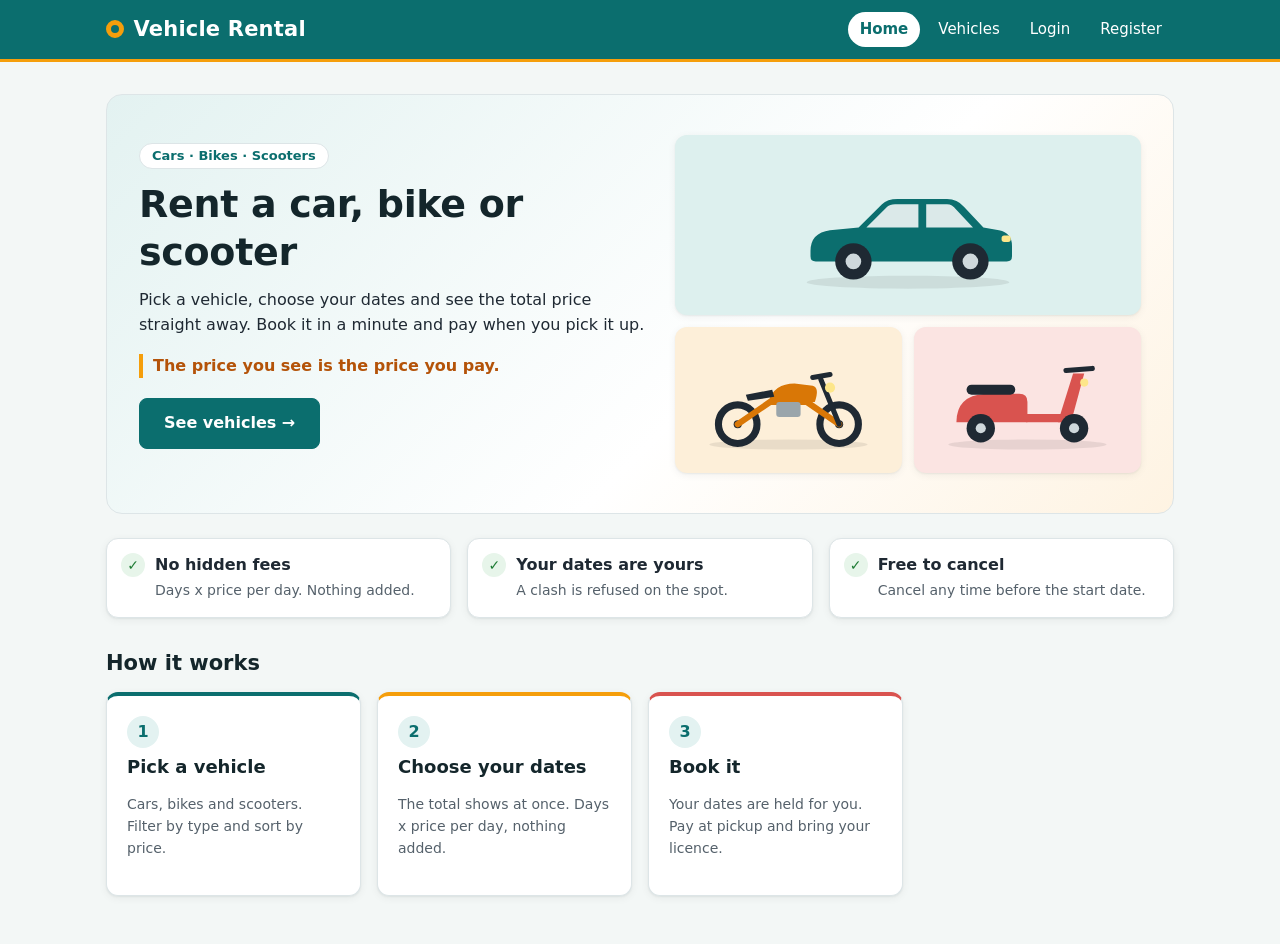
<file: index.html>
<!DOCTYPE html>
<html lang="en">
<head>
  <meta charset="UTF-8">
  <meta name="viewport" content="width=device-width, initial-scale=1.0">
  <title>Vehicle Rental - Rent a car, bike or scooter</title>
  <link rel="stylesheet" href="css/style.css">
</head>
<body>
  <header id="site-header"></header>

  <main class="container">
    <section class="hero">
      <div class="hero-text">
        <p class="eyebrow">Cars &middot; Bikes &middot; Scooters</p>
        <h1>Rent a car, bike or scooter</h1>
        <p>Pick a vehicle, choose your dates and see the total price straight away. Book it in a minute and pay when you pick it up.</p>
        <p class="promise">The price you see is the price you pay.</p>
        <p><a class="btn btn-big" href="vehicles.html">See vehicles &rarr;</a></p>
      </div>
      <div class="hero-art" id="hero-art"></div>
    </section>

    <ul class="promises">
      <li><strong>No hidden fees</strong><span>Days x price per day. Nothing added.</span></li>
      <li><strong>Your dates are yours</strong><span>A clash is refused on the spot.</span></li>
      <li><strong>Free to cancel</strong><span>Cancel any time before the start date.</span></li>
    </ul>

    <h2>How it works</h2>
    <ol class="steps">
      <li class="card"><span class="num">1</span><h3>Pick a vehicle</h3><p class="muted">Cars, bikes and scooters. Filter by type and sort by price.</p></li>
      <li class="card"><span class="num">2</span><h3>Choose your dates</h3><p class="muted">The total shows at once. Days x price per day, nothing added.</p></li>
      <li class="card"><span class="num">3</span><h3>Book it</h3><p class="muted">Your dates are held for you. Pay at pickup and bring your licence.</p></li>
    </ol>
  </main>

  <footer id="site-footer"></footer>

  <script src="js/logic.js"></script>
  <script src="js/storage.js"></script>
  <script src="js/data.js"></script>
  <script src="js/seed.js"></script>
  <script src="js/auth.js"></script>
  <script src="js/notifications.js"></script>
  <script src="js/layout.js"></script>
</body>
</html>
</file>
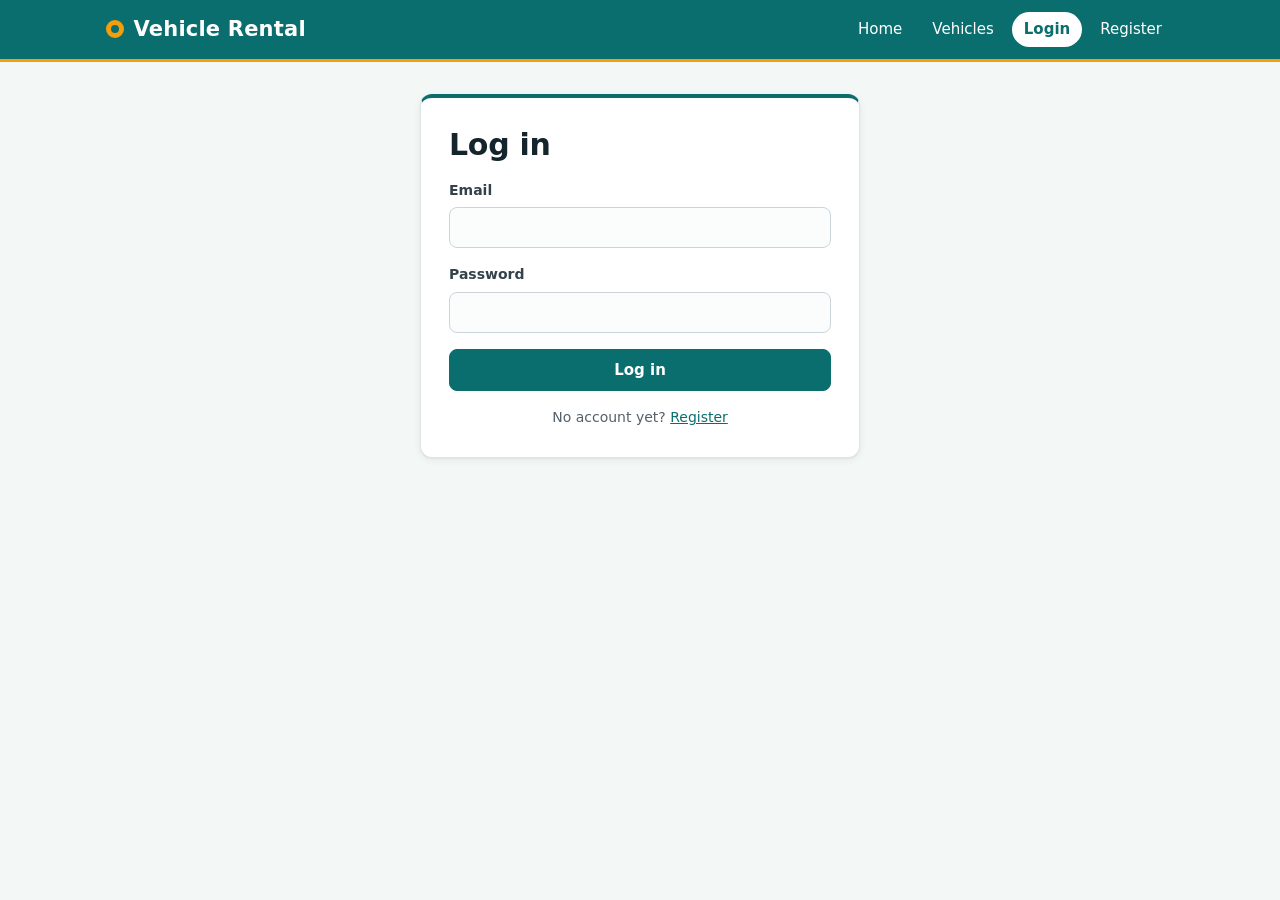
<file: admin.html>
<!DOCTYPE html>
<html lang="en">
<head>
  <meta charset="UTF-8">
  <meta name="viewport" content="width=device-width, initial-scale=1.0">
  <title>Admin - Vehicle Rental</title>
  <link rel="stylesheet" href="css/style.css">
</head>
<body>
  <header id="site-header"></header>

  <main class="container">
    <div id="admin-main" hidden>
      <h1>Admin dashboard</h1>
      <div class="tabs" role="tablist">
        <button class="btn" type="button" role="tab" data-tab="tab-vehicles" aria-selected="true">Vehicles</button>
        <button class="btn" type="button" role="tab" data-tab="tab-bookings" aria-selected="false">Bookings</button>
        <button class="btn" type="button" role="tab" data-tab="tab-maintenance" aria-selected="false">Maintenance</button>
      </div>
      <div id="admin-msg"></div>

      <section id="tab-vehicles">
        <div class="card">
          <h2>All vehicles</h2>
          <div id="vehicles-table"></div>
        </div>
        <div class="card">
          <h2>Add vehicle</h2>
          <form id="add-vehicle-form" novalidate>
            <div class="form-row">
              <div class="field">
                <label for="vname">Name</label>
                <input type="text" id="vname" name="vname">
              </div>
              <div class="field">
                <label for="vtype">Type</label>
                <select id="vtype" name="vtype">
                  <option>Car</option>
                  <option>Bike</option>
                  <option>Scooter</option>
                </select>
              </div>
              <div class="field">
                <label for="price">Price per day (₹)</label>
                <input type="number" id="price" name="price" min="1" step="1">
              </div>
            </div>
            <div class="form-row">
              <div class="field">
                <label for="image">Image file name (optional)</label>
                <input type="text" id="image" name="image" placeholder="images/x.jpg">
              </div>
              <div class="field">
                <label for="description">Description (optional)</label>
                <input type="text" id="description" name="description">
              </div>
            </div>
            <button class="btn" type="submit">Add vehicle</button>
          </form>
        </div>
      </section>

      <section id="tab-bookings" hidden>
        <div class="card">
          <h2>All bookings</h2>
          <div id="bookings-table"></div>
        </div>
      </section>

      <section id="tab-maintenance" hidden>
        <div class="card">
          <h2>Schedule maintenance</h2>
          <form id="maintenance-form" novalidate>
            <div class="form-row">
              <div class="field">
                <label for="mt-vehicle">Vehicle</label>
                <select id="mt-vehicle" name="mt-vehicle"></select>
              </div>
              <div class="field">
                <label for="mt-start">Start date</label>
                <input type="date" id="mt-start" name="mt-start">
              </div>
              <div class="field">
                <label for="mt-end">End date</label>
                <input type="date" id="mt-end" name="mt-end">
              </div>
            </div>
            <div class="field">
              <label for="mt-note">Note (optional)</label>
              <input type="text" id="mt-note" name="mt-note" placeholder="Service">
            </div>
            <button class="btn" type="submit">Schedule maintenance</button>
          </form>
        </div>
        <div class="card">
          <h2>Scheduled maintenance</h2>
          <div id="maintenance-table"></div>
        </div>
      </section>
    </div>
  </main>

  <footer id="site-footer"></footer>

  <script src="js/logic.js"></script>
  <script src="js/storage.js"></script>
  <script src="js/data.js"></script>
  <script src="js/seed.js"></script>
  <script src="js/auth.js"></script>
  <script src="js/notifications.js"></script>
  <script src="js/layout.js"></script>
  <script src="js/admin.js"></script>
</body>
</html>
</file>
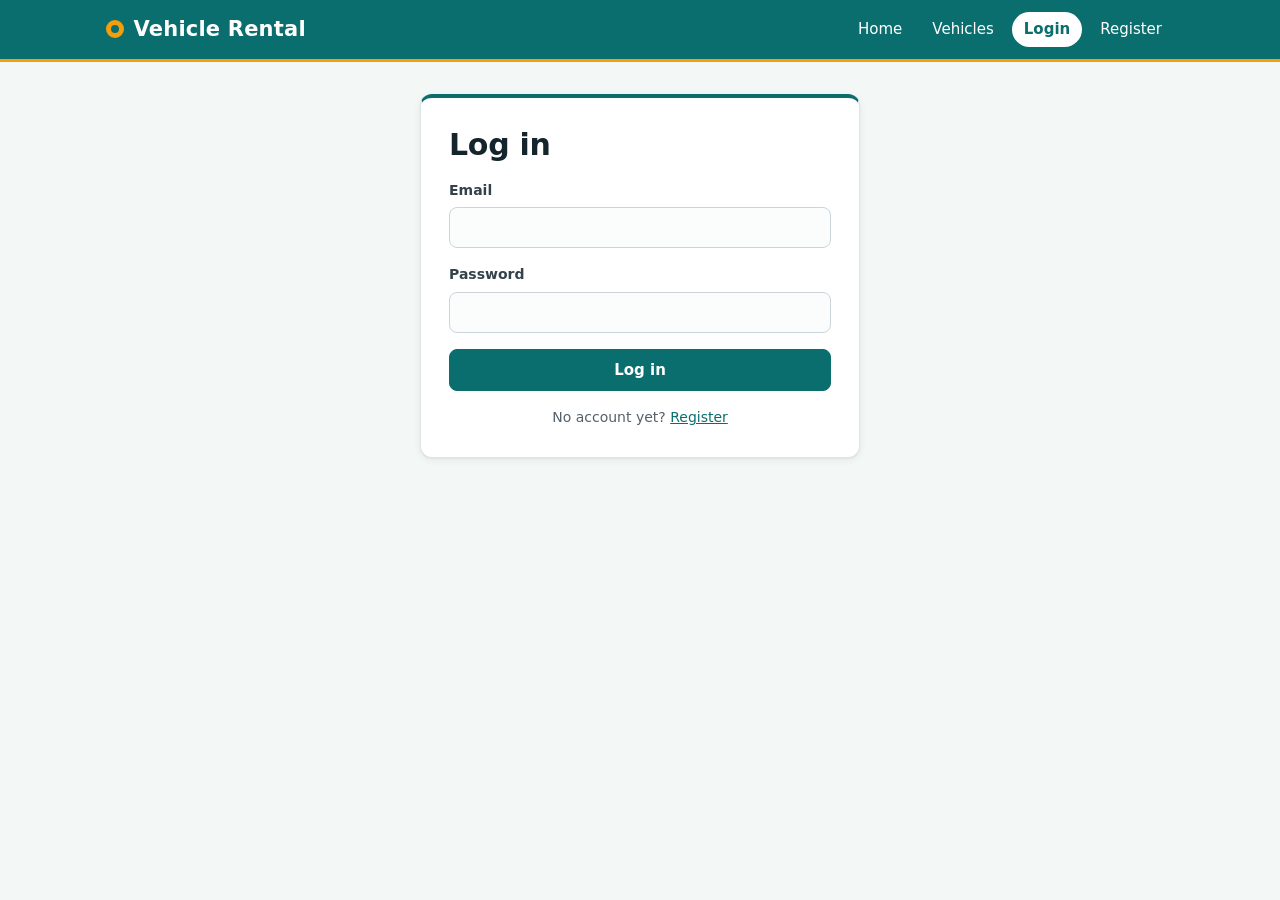
<file: login.html>
<!DOCTYPE html>
<html lang="en">
<head>
  <meta charset="UTF-8">
  <meta name="viewport" content="width=device-width, initial-scale=1.0">
  <title>Login - Vehicle Rental</title>
  <link rel="stylesheet" href="css/style.css">
</head>
<body>
  <header id="site-header"></header>

  <main class="container">
    <div class="card form-card">
      <h1>Log in</h1>
      <div id="form-msg"></div>
      <form id="login-form" novalidate>
        <div class="field">
          <label for="email">Email</label>
          <input type="email" id="email" name="email" autocomplete="email">
        </div>
        <div class="field">
          <label for="password">Password</label>
          <input type="password" id="password" name="password" autocomplete="current-password">
        </div>
        <button class="btn" type="submit">Log in</button>
      </form>
      <p class="muted switch">No account yet? <a id="switch-link" href="register.html">Register</a></p>
    </div>
  </main>

  <footer id="site-footer"></footer>

  <script src="js/logic.js"></script>
  <script src="js/storage.js"></script>
  <script src="js/data.js"></script>
  <script src="js/seed.js"></script>
  <script src="js/auth.js"></script>
  <script src="js/notifications.js"></script>
  <script src="js/layout.js"></script>
  <script src="js/account.js"></script>
</body>
</html>
</file>
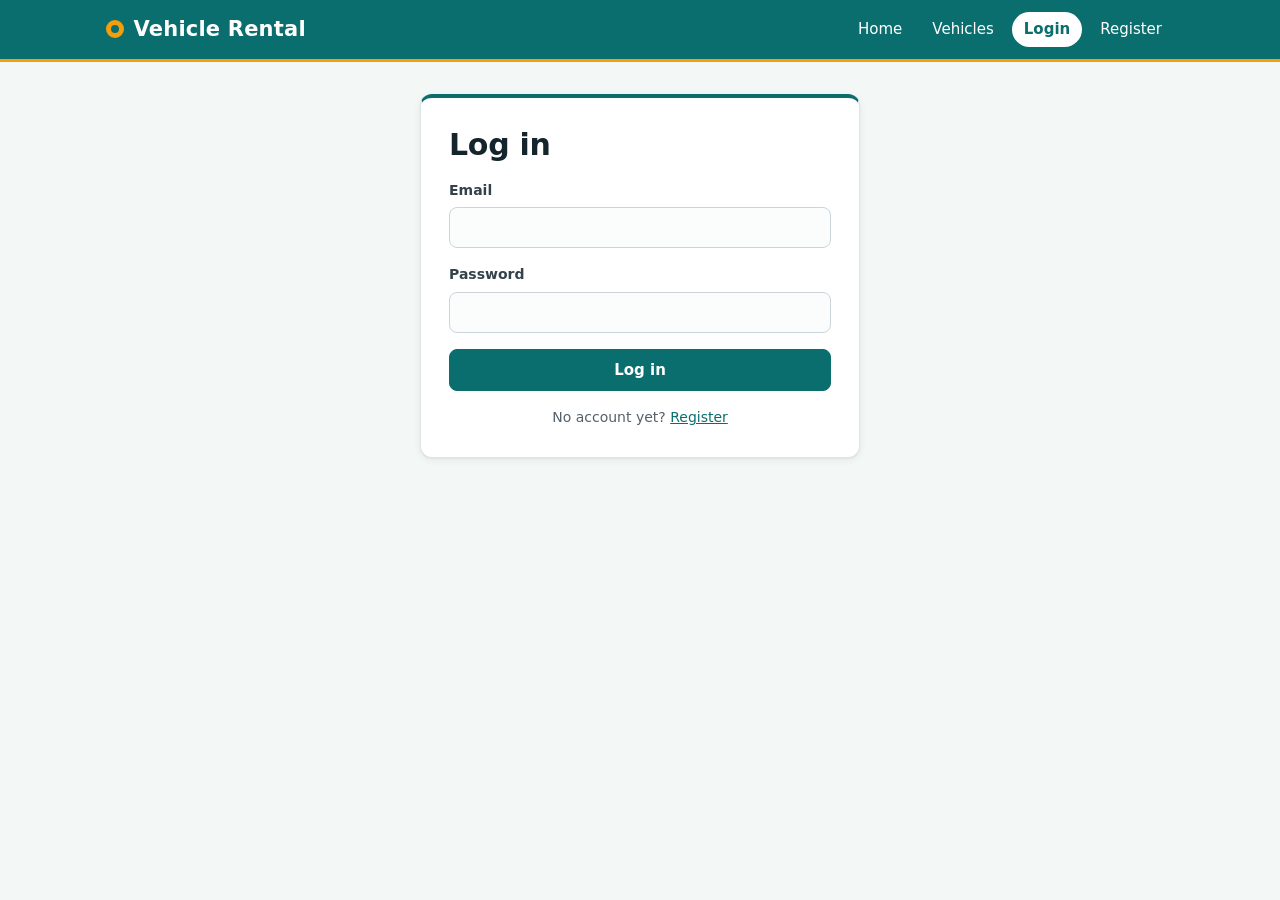
<file: my-bookings.html>
<!DOCTYPE html>
<html lang="en">
<head>
  <meta charset="UTF-8">
  <meta name="viewport" content="width=device-width, initial-scale=1.0">
  <title>My Bookings - Vehicle Rental</title>
  <link rel="stylesheet" href="css/style.css">
</head>
<body>
  <header id="site-header"></header>

  <main class="container">
    <h1>My Bookings</h1>
    <div id="page-msg"></div>
    <div class="card" id="bookings-area"></div>
  </main>

  <footer id="site-footer"></footer>

  <script src="js/logic.js"></script>
  <script src="js/storage.js"></script>
  <script src="js/data.js"></script>
  <script src="js/seed.js"></script>
  <script src="js/auth.js"></script>
  <script src="js/notifications.js"></script>
  <script src="js/layout.js"></script>
  <script src="js/my-bookings.js"></script>
</body>
</html>
</file>
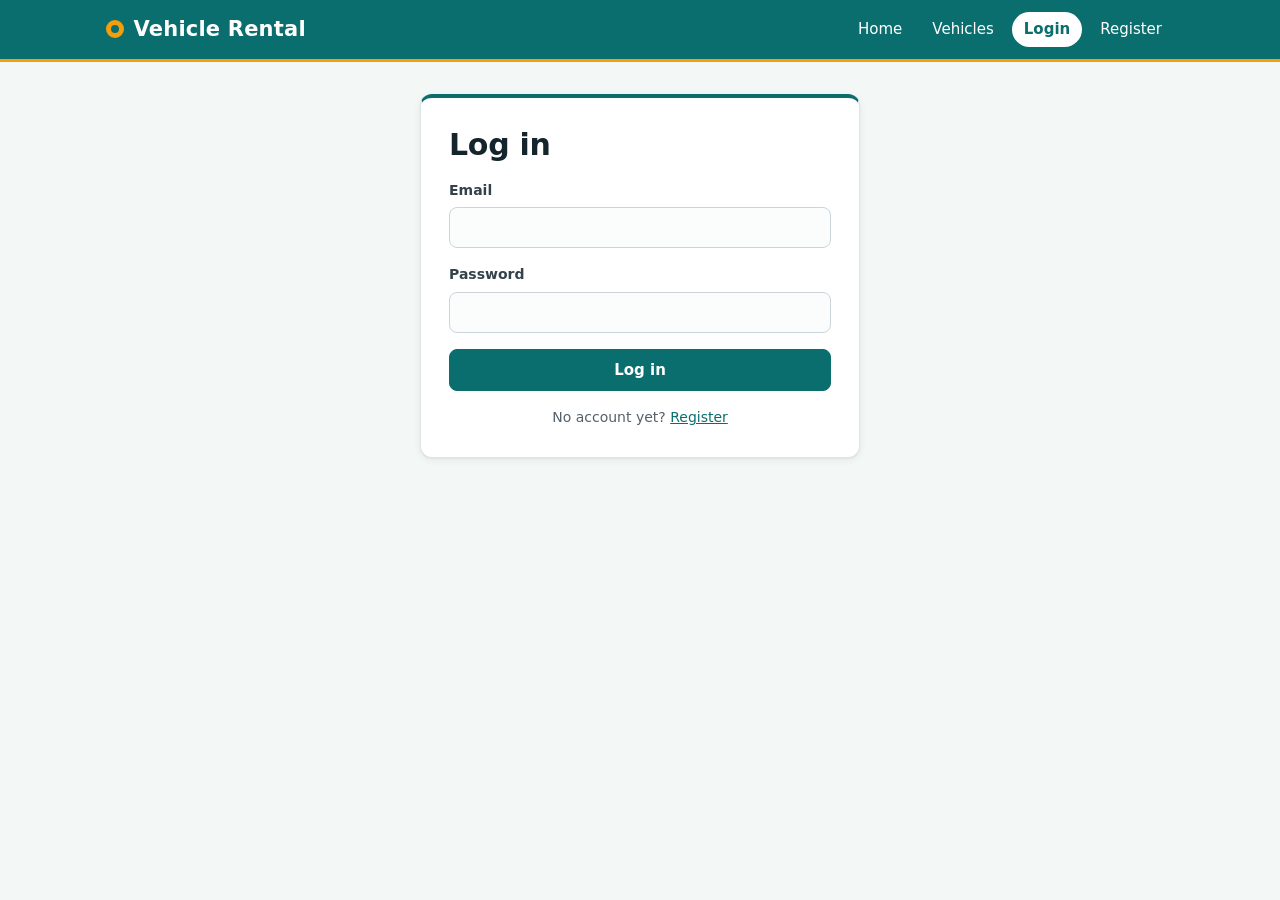
<file: notifications.html>
<!DOCTYPE html>
<html lang="en">
<head>
  <meta charset="UTF-8">
  <meta name="viewport" content="width=device-width, initial-scale=1.0">
  <title>Notifications - Vehicle Rental</title>
  <link rel="stylesheet" href="css/style.css">
</head>
<body>
  <header id="site-header"></header>

  <main class="container">
    <h1>Notifications</h1>
    <div class="card">
      <p><button class="btn btn-light" type="button" id="mark-read">Mark all as read</button></p>
      <div id="notes-area"></div>
    </div>
  </main>

  <footer id="site-footer"></footer>

  <script src="js/logic.js"></script>
  <script src="js/storage.js"></script>
  <script src="js/data.js"></script>
  <script src="js/seed.js"></script>
  <script src="js/auth.js"></script>
  <script src="js/notifications.js"></script>
  <script src="js/layout.js"></script>
  <script src="js/notifications-page.js"></script>
</body>
</html>
</file>
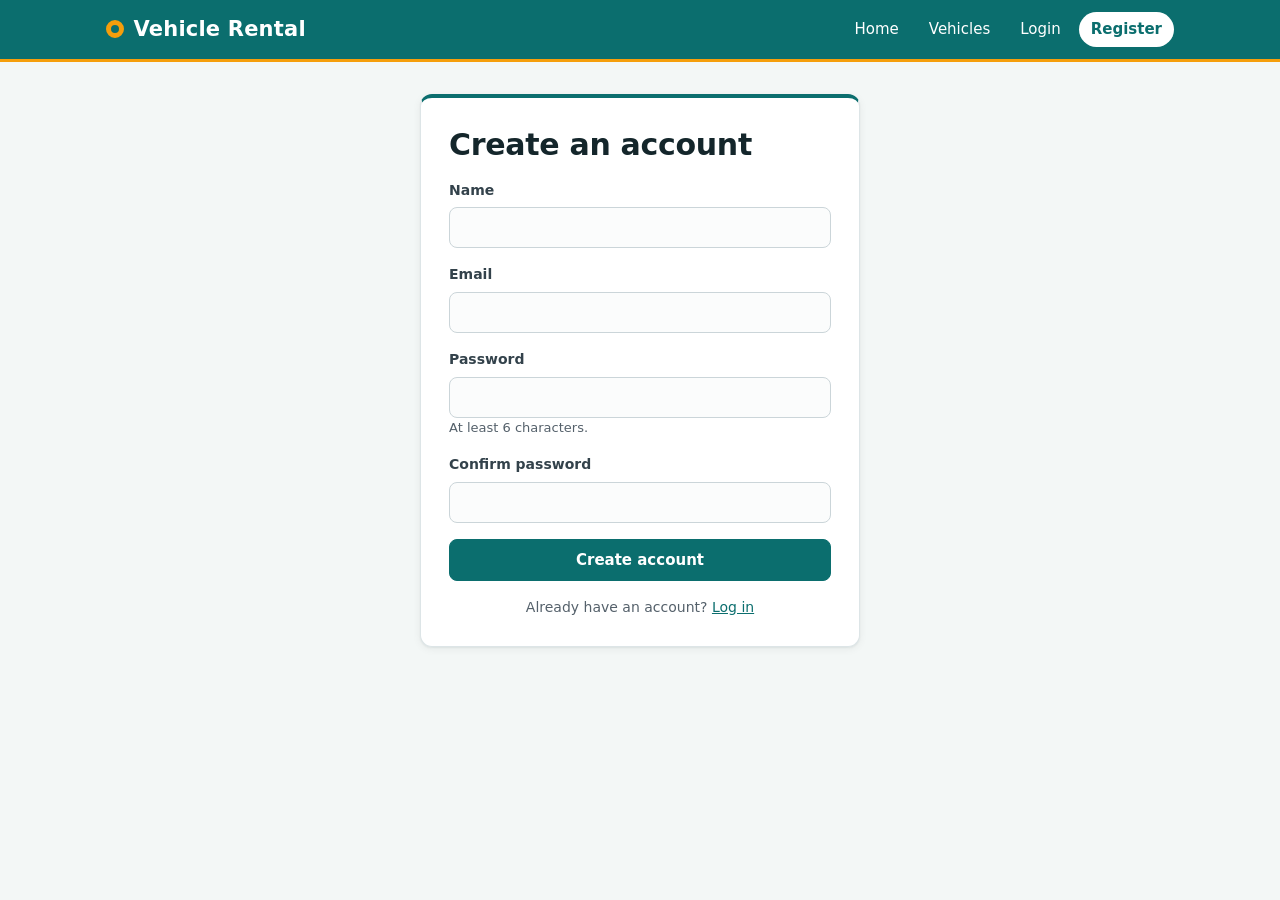
<file: register.html>
<!DOCTYPE html>
<html lang="en">
<head>
  <meta charset="UTF-8">
  <meta name="viewport" content="width=device-width, initial-scale=1.0">
  <title>Register - Vehicle Rental</title>
  <link rel="stylesheet" href="css/style.css">
</head>
<body>
  <header id="site-header"></header>

  <main class="container">
    <div class="card form-card">
      <h1>Create an account</h1>
      <div id="form-msg"></div>
      <form id="register-form" novalidate>
        <div class="field">
          <label for="name">Name</label>
          <input type="text" id="name" name="name" autocomplete="name">
        </div>
        <div class="field">
          <label for="email">Email</label>
          <input type="email" id="email" name="email" autocomplete="email">
        </div>
        <div class="field">
          <label for="password">Password</label>
          <input type="password" id="password" name="password" autocomplete="new-password">
          <span class="hint">At least 6 characters.</span>
        </div>
        <div class="field">
          <label for="confirm">Confirm password</label>
          <input type="password" id="confirm" name="confirm" autocomplete="new-password">
        </div>
        <button class="btn" type="submit">Create account</button>
      </form>
      <p class="muted switch">Already have an account? <a id="switch-link" href="login.html">Log in</a></p>
    </div>
  </main>

  <footer id="site-footer"></footer>

  <script src="js/logic.js"></script>
  <script src="js/storage.js"></script>
  <script src="js/data.js"></script>
  <script src="js/seed.js"></script>
  <script src="js/auth.js"></script>
  <script src="js/notifications.js"></script>
  <script src="js/layout.js"></script>
  <script src="js/account.js"></script>
</body>
</html>
</file>
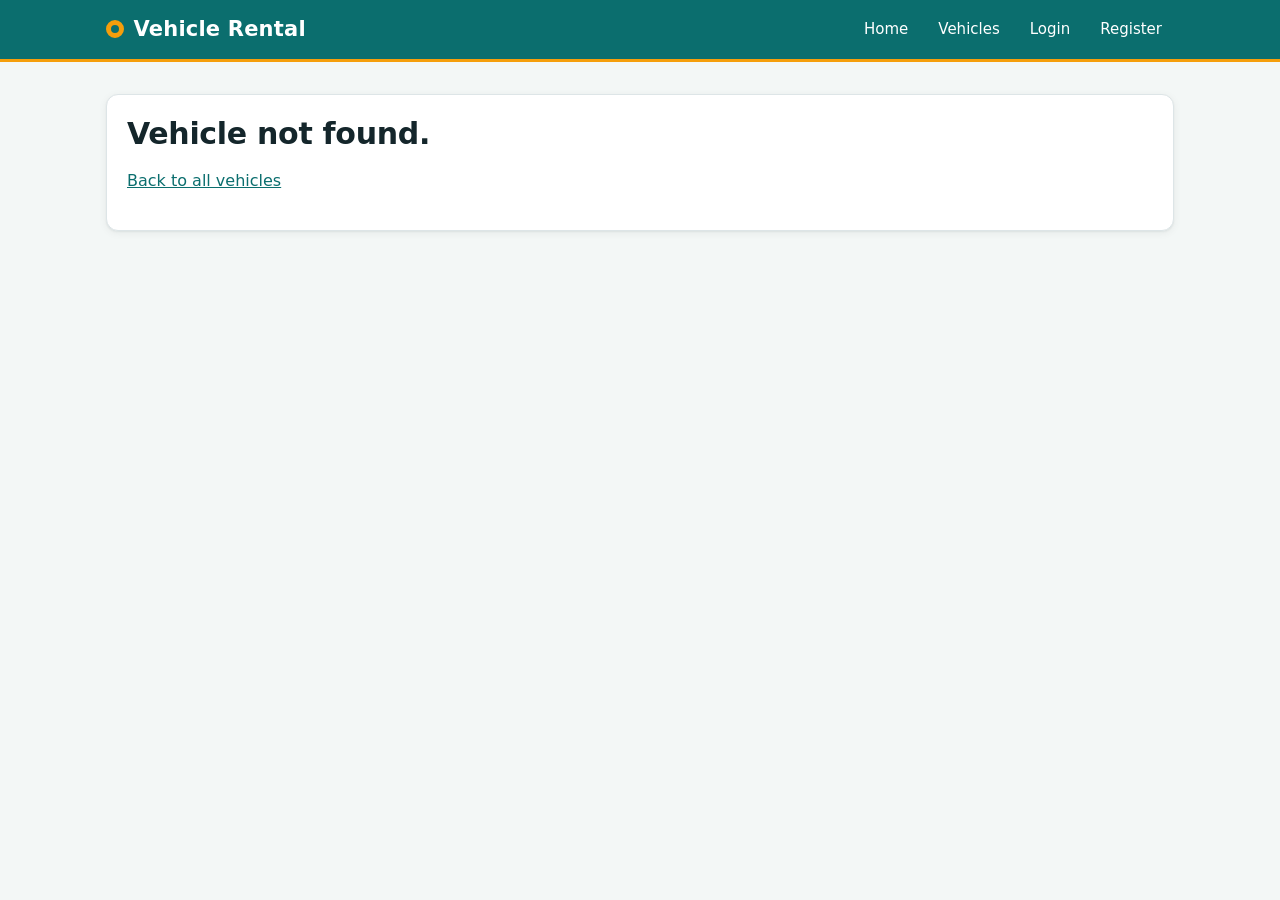
<file: vehicle.html>
<!DOCTYPE html>
<html lang="en">
<head>
  <meta charset="UTF-8">
  <meta name="viewport" content="width=device-width, initial-scale=1.0">
  <title>Vehicle - Vehicle Rental</title>
  <link rel="stylesheet" href="css/style.css">
</head>
<body>
  <header id="site-header"></header>

  <main class="container">
    <div id="details"></div>
  </main>

  <footer id="site-footer"></footer>

  <script src="js/logic.js"></script>
  <script src="js/storage.js"></script>
  <script src="js/data.js"></script>
  <script src="js/seed.js"></script>
  <script src="js/auth.js"></script>
  <script src="js/notifications.js"></script>
  <script src="js/layout.js"></script>
  <script src="js/details.js"></script>
  <script src="js/booking.js"></script>
</body>
</html>
</file>
<file: css/style.css>
/* Vehicle Rental - one stylesheet for the whole site */

:root {
  --canvas: #F3F7F6;
  --card: #FFFFFF;
  --primary: #0B6E6E;
  --primary-dark: #08575A;
  --primary-soft: #E3F2F1;
  --accent: #F59E0B;
  --price: #B45309;
  --price-soft: #FEF3E2;
  --ink: #1F2933;
  --muted: #55616B;
  --border: #DDE5E7;
  --ok: #1E7B34;
  --ok-soft: #E7F5EA;
  --bad: #B3261E;
  --bad-soft: #FCEBEA;
  --radius: 12px;
  --shadow: 0 1px 2px rgba(16, 42, 42, 0.06), 0 2px 8px rgba(16, 42, 42, 0.06);
  --shadow-hover: 0 4px 16px rgba(16, 42, 42, 0.12);
}

/* small reset */
* { box-sizing: border-box; }
html, body { margin: 0; padding: 0; }
img { max-width: 100%; display: block; }

body {
  background: var(--canvas);
  color: var(--ink);
  font-family: "Segoe UI", system-ui, -apple-system, Roboto, Arial, sans-serif;
  font-size: 16px;
  line-height: 1.55;
  min-height: 100vh;
  display: flex;
  flex-direction: column;
}

h1, h2, h3 { font-weight: 700; line-height: 1.25; margin: 0 0 16px; color: #14262B; }
h1 { font-size: 30px; letter-spacing: -0.3px; }
h2 { font-size: 21px; }
h3 { font-size: 18px; font-weight: 600; }
p { margin: 0 0 16px; }

a { color: var(--primary); }
a:hover { color: var(--primary-dark); }

:focus-visible { outline: 3px solid rgba(11, 110, 110, 0.35); outline-offset: 2px; }

.container {
  width: 100%;
  max-width: 1100px;
  margin: 0 auto;
  padding: 32px 16px;
  flex: 1;
}

.muted { color: var(--muted); font-size: 14px; }

/* ---------- navbar ---------- */
.navbar {
  background: var(--primary);
  color: #fff;
  border-bottom: 3px solid var(--accent);
}
.navbar .inner {
  max-width: 1100px;
  margin: 0 auto;
  padding: 12px 16px;
  display: flex;
  flex-wrap: wrap;
  align-items: center;
  justify-content: space-between;
  gap: 8px 24px;
}
.logo { color: #fff; text-decoration: none; font-size: 21px; font-weight: 700; letter-spacing: 0.2px; }
.logo:hover { color: #fff; }
.logo .wheel {
  display: inline-block;
  width: 18px;
  height: 18px;
  border: 5px solid var(--accent);
  border-radius: 50%;
  vertical-align: -2px;
  margin-right: 2px;
}
.nav-links { display: flex; flex-wrap: wrap; align-items: center; gap: 4px 6px; }
.nav-links a {
  color: #fff;
  text-decoration: none;
  padding: 6px 12px;
  border-radius: 999px;
  font-size: 15px;
  transition: background-color 0.15s;
}
.nav-links a:hover { background: rgba(255, 255, 255, 0.14); color: #fff; }
.nav-links a.current { background: #fff; color: var(--primary); font-weight: 600; }
.nav-links .hi { color: #cfe8e6; font-size: 14px; margin-right: 6px; }

/* ---------- footer ---------- */
.site-footer {
  border-top: 1px solid var(--border);
  background: var(--card);
  color: var(--muted);
  font-size: 14px;
  text-align: center;
  padding: 20px 16px;
}

/* ---------- buttons ---------- */
.btn {
  display: inline-block;
  background: var(--primary);
  color: #fff;
  border: 1px solid var(--primary);
  border-radius: 8px;
  padding: 9px 18px;
  font-size: 15px;
  font-weight: 600;
  font-family: inherit;
  text-decoration: none;
  cursor: pointer;
  transition: background-color 0.15s, border-color 0.15s, box-shadow 0.15s;
}
.btn:hover { background: var(--primary-dark); border-color: var(--primary-dark); color: #fff; box-shadow: 0 2px 6px rgba(8, 87, 90, 0.25); }
.btn:disabled, .btn.disabled {
  background: #D5DCDF;
  border-color: #D5DCDF;
  color: #fff;
  cursor: not-allowed;
  box-shadow: none;
}
.btn-big { padding: 12px 24px; font-size: 16px; }
.btn-small { padding: 4px 10px; font-size: 13px; }
.btn-light { background: var(--card); color: var(--primary); border-color: #BFD9D8; }
.btn-light:hover { background: var(--primary-soft); color: var(--primary-dark); border-color: var(--primary); box-shadow: none; }
.btn-danger { background: var(--card); color: var(--bad); border-color: #E8B4B0; }
.btn-danger:hover { background: var(--bad-soft); color: var(--bad); border-color: var(--bad); box-shadow: none; }

/* ---------- cards and grid ---------- */
.card {
  background: var(--card);
  border: 1px solid var(--border);
  border-radius: var(--radius);
  box-shadow: var(--shadow);
  padding: 20px;
  margin-bottom: 24px;
}
.card > h2 { padding-bottom: 12px; border-bottom: 1px solid var(--border); }

.grid {
  display: grid;
  grid-template-columns: repeat(auto-fill, minmax(240px, 1fr));
  gap: 20px;
}

.vehicle-card {
  background: var(--card);
  border: 1px solid var(--border);
  border-radius: var(--radius);
  box-shadow: var(--shadow);
  overflow: hidden;
  display: flex;
  flex-direction: column;
  transition: border-color 0.15s, box-shadow 0.15s, transform 0.15s;
}
.vehicle-card:hover { border-color: var(--primary); box-shadow: var(--shadow-hover); transform: translateY(-2px); }
.vehicle-card .body { padding: 16px; display: flex; flex-direction: column; gap: 10px; flex: 1; }
.vehicle-card h3 { margin: 0; }
.vehicle-card .bottom {
  margin-top: auto;
  padding-top: 12px;
  border-top: 1px dashed var(--border);
  display: flex;
  align-items: center;
  justify-content: space-between;
  gap: 8px;
}

/* photo box: coloured background + drawing, real photo on top if present */
.photo {
  position: relative;
  aspect-ratio: 4 / 3;
  display: flex;
  align-items: center;
  justify-content: center;
  background: #E8EEF0;
  overflow: hidden;
}
.photo img { position: absolute; inset: 0; width: 100%; height: 100%; object-fit: cover; }
.photo .art { width: 72%; height: auto; }
.art .art-main { fill: var(--art); }
.art .art-main-stroke { stroke: var(--art); }

.is-car { --art: #0B6E6E; background: #DDF0EE; }
.is-bike { --art: #D97706; background: #FDEFD9; }
.is-scooter { --art: #D9534F; background: #FBE4E2; }

.price { color: var(--price); font-weight: 700; font-size: 18px; margin: 0; }
.price small { color: var(--muted); font-weight: 400; font-size: 13px; }

/* ---------- tags ---------- */
.tag {
  display: inline-block;
  border: 1px solid transparent;
  border-radius: 999px;
  padding: 1px 10px;
  font-size: 12px;
  font-weight: 600;
  white-space: nowrap;
  color: var(--muted);
  background: #EEF2F3;
}
.tag-type, .tag-booked { color: var(--primary); background: var(--primary-soft); border-color: #BFDDDB; }
.tag-ok, .tag-paid { color: var(--ok); background: var(--ok-soft); border-color: #BCDDC3; }
.tag-bad, .tag-cancelled { color: var(--bad); background: var(--bad-soft); border-color: #EDC1BE; }
.tag-ongoing, .tag-unpaid { color: var(--price); background: var(--price-soft); border-color: #F3D2A6; }
.tag-returned { color: var(--muted); background: #EEF2F3; border-color: #D3DADD; }

/* ---------- messages ---------- */
.msg {
  border-radius: 8px;
  padding: 12px 16px;
  margin-bottom: 16px;
  border: 1px solid;
  border-left-width: 5px;
}
.msg-ok { background: var(--ok-soft); border-color: var(--ok); color: var(--ok); }
.msg-bad { background: var(--bad-soft); border-color: var(--bad); color: var(--bad); }
.msg-info { background: var(--price-soft); border-color: var(--price); color: #7A3906; }

/* ---------- home ---------- */
.hero {
  display: grid;
  grid-template-columns: 1.1fr 1fr;
  gap: 24px;
  align-items: center;
  background: linear-gradient(135deg, #E3F2F1 0%, #FFFFFF 60%, #FEF3E2 100%);
  border: 1px solid var(--border);
  border-radius: 16px;
  padding: 40px 32px;
  margin-bottom: 24px;
}
.hero h1 { font-size: 38px; margin-bottom: 12px; }
.hero p { max-width: 520px; }
.hero .btn { margin-top: 4px; }
.eyebrow {
  display: inline-block;
  background: #fff;
  border: 1px solid var(--border);
  border-radius: 999px;
  padding: 2px 12px;
  font-size: 13px;
  font-weight: 600;
  color: var(--primary);
  margin-bottom: 12px;
}
.promise {
  font-weight: 600;
  color: var(--price);
  border-left: 4px solid var(--accent);
  padding-left: 10px;
}
.hero-art { display: grid; grid-template-columns: 1fr 1fr; gap: 12px; }
.hero-pic {
  border-radius: var(--radius);
  padding: 12px;
  display: flex;
  align-items: center;
  justify-content: center;
  box-shadow: var(--shadow);
}
.hero-pic:first-child { grid-column: 1 / -1; }
.hero-pic .art { width: 100%; max-width: 260px; height: auto; }

.promises {
  list-style: none;
  margin: 0 0 32px;
  padding: 0;
  display: grid;
  grid-template-columns: repeat(auto-fit, minmax(220px, 1fr));
  gap: 16px;
}
.promises li {
  background: var(--card);
  border: 1px solid var(--border);
  border-radius: var(--radius);
  padding: 14px 16px 14px 48px;
  position: relative;
  box-shadow: var(--shadow);
}
.promises li::before {
  content: "\2713";
  position: absolute;
  left: 14px;
  top: 14px;
  width: 24px;
  height: 24px;
  line-height: 24px;
  text-align: center;
  border-radius: 50%;
  background: var(--ok-soft);
  color: var(--ok);
  font-weight: 700;
  font-size: 14px;
}
.promises strong { display: block; }
.promises span { color: var(--muted); font-size: 14px; }

.steps { display: grid; grid-template-columns: repeat(auto-fill, minmax(220px, 1fr)); gap: 16px; padding: 0; list-style: none; }
.steps li { margin: 0; border-top: 4px solid var(--primary); }
.steps li:nth-child(2) { border-top-color: var(--accent); }
.steps li:nth-child(3) { border-top-color: #D9534F; }
.steps .num {
  display: inline-block;
  width: 32px;
  height: 32px;
  line-height: 32px;
  text-align: center;
  border-radius: 50%;
  background: var(--primary-soft);
  color: var(--primary);
  font-weight: 700;
  margin-bottom: 8px;
}

/* ---------- filters ---------- */
.filters {
  display: flex;
  flex-wrap: wrap;
  gap: 16px;
  align-items: flex-end;
  margin-bottom: 24px;
  background: var(--card);
  border: 1px solid var(--border);
  border-radius: var(--radius);
  box-shadow: var(--shadow);
  padding: 16px 20px;
}
.filters .field { margin-bottom: 0; }
.filters .count {
  margin: 0 0 0 auto;
  background: var(--primary-soft);
  color: var(--primary);
  font-weight: 600;
  padding: 4px 12px;
  border-radius: 999px;
}

/* ---------- forms ---------- */
.form-card { max-width: 440px; margin-left: auto; margin-right: auto; border-top: 4px solid var(--primary); padding: 28px; }
.form-card .switch { margin: 16px 0 0; text-align: center; }
.form-card .btn[type="submit"] { width: 100%; padding: 11px; }
.field { margin-bottom: 16px; }
label { display: block; font-weight: 600; margin-bottom: 6px; font-size: 14px; color: #33424B; }
input, select, textarea {
  width: 100%;
  padding: 10px 12px;
  font-size: 16px;
  font-family: inherit;
  border: 1px solid #CBD5D9;
  border-radius: 8px;
  background: #FBFCFC;
  color: var(--ink);
  transition: border-color 0.15s, box-shadow 0.15s;
}
input:hover, select:hover, textarea:hover { border-color: #9FB3B8; }
input:focus, select:focus, textarea:focus {
  outline: none;
  border-color: var(--primary);
  background: #fff;
  box-shadow: 0 0 0 3px rgba(11, 110, 110, 0.15);
}
.filters select { width: auto; min-width: 170px; }
.form-row { display: flex; flex-wrap: wrap; gap: 16px; }
.form-row .field { flex: 1 1 180px; }

/* ---------- details page ---------- */
.details { display: grid; grid-template-columns: 1fr 1fr; gap: 24px; align-items: start; }
.details .photo { border-radius: var(--radius); border: 1px solid var(--border); box-shadow: var(--shadow); }
.details .tags { display: flex; gap: 8px; flex-wrap: wrap; margin-bottom: 16px; }
.big-price { font-size: 26px; margin-bottom: 12px; }
.date-list { margin: 0; padding-left: 20px; }
.date-list li { margin-bottom: 4px; }
.summary {
  background: var(--price-soft);
  border: 1px solid #F3D2A6;
  border-radius: 8px;
  padding: 16px;
  margin: 12px 0 16px;
}
.total { font-size: 28px; color: var(--price); font-weight: 700; margin: 4px 0; }
.back {
  display: inline-block;
  margin-bottom: 16px;
  text-decoration: none;
  font-weight: 600;
  font-size: 15px;
}
.back:hover { text-decoration: underline; }

/* ---------- tables ---------- */
.table-wrap { overflow-x: auto; border: 1px solid var(--border); border-radius: 8px; }
table { width: 100%; border-collapse: collapse; font-size: 15px; }
th, td { text-align: left; padding: 10px 12px; border-bottom: 1px solid var(--border); vertical-align: top; }
th {
  background: #F1F6F6;
  color: #3D4B53;
  font-weight: 600;
  font-size: 13px;
  text-transform: uppercase;
  letter-spacing: 0.4px;
  white-space: nowrap;
}
tbody tr:nth-child(even) td { background: #FAFCFC; }
tbody tr:hover td { background: var(--primary-soft); }
tbody tr:last-child td { border-bottom: none; }
td.actions { white-space: nowrap; }
td.actions .btn { margin: 2px 4px 2px 0; }
.hint { display: block; color: var(--muted); font-size: 13px; }

/* ---------- admin tabs ---------- */
.tabs {
  display: inline-flex;
  flex-wrap: wrap;
  gap: 4px;
  margin-bottom: 20px;
  background: var(--card);
  border: 1px solid var(--border);
  border-radius: 999px;
  padding: 4px;
  box-shadow: var(--shadow);
}
.tabs .btn { border-radius: 999px; }
.tabs .btn[aria-selected="false"] { background: transparent; border-color: transparent; color: var(--muted); box-shadow: none; }
.tabs .btn[aria-selected="false"]:hover { background: var(--primary-soft); color: var(--primary); }

/* ---------- notifications ---------- */
.note-list { list-style: none; margin: 0; padding: 0; }
.note-list li {
  border: 1px solid var(--border);
  border-radius: 8px;
  padding: 12px 16px;
  margin-bottom: 10px;
  background: #FBFCFC;
}
.note-list li:last-child { margin-bottom: 0; }
.note-list li.unread {
  font-weight: 700;
  background: var(--primary-soft);
  border-color: #BFDDDB;
  border-left: 4px solid var(--primary);
}

/* ---------- phones ---------- */
@media (max-width: 760px) {
  h1 { font-size: 26px; }
  .container { padding: 20px 16px; }
  .hero { grid-template-columns: 1fr; padding: 24px 20px; }
  .hero h1 { font-size: 30px; }
  .details { grid-template-columns: 1fr; }
  .filters .count { margin-left: 0; }
  .filters select { width: 100%; }
  .filters .field { flex: 1 1 140px; }
  .form-card { padding: 20px; }
}
</file>
